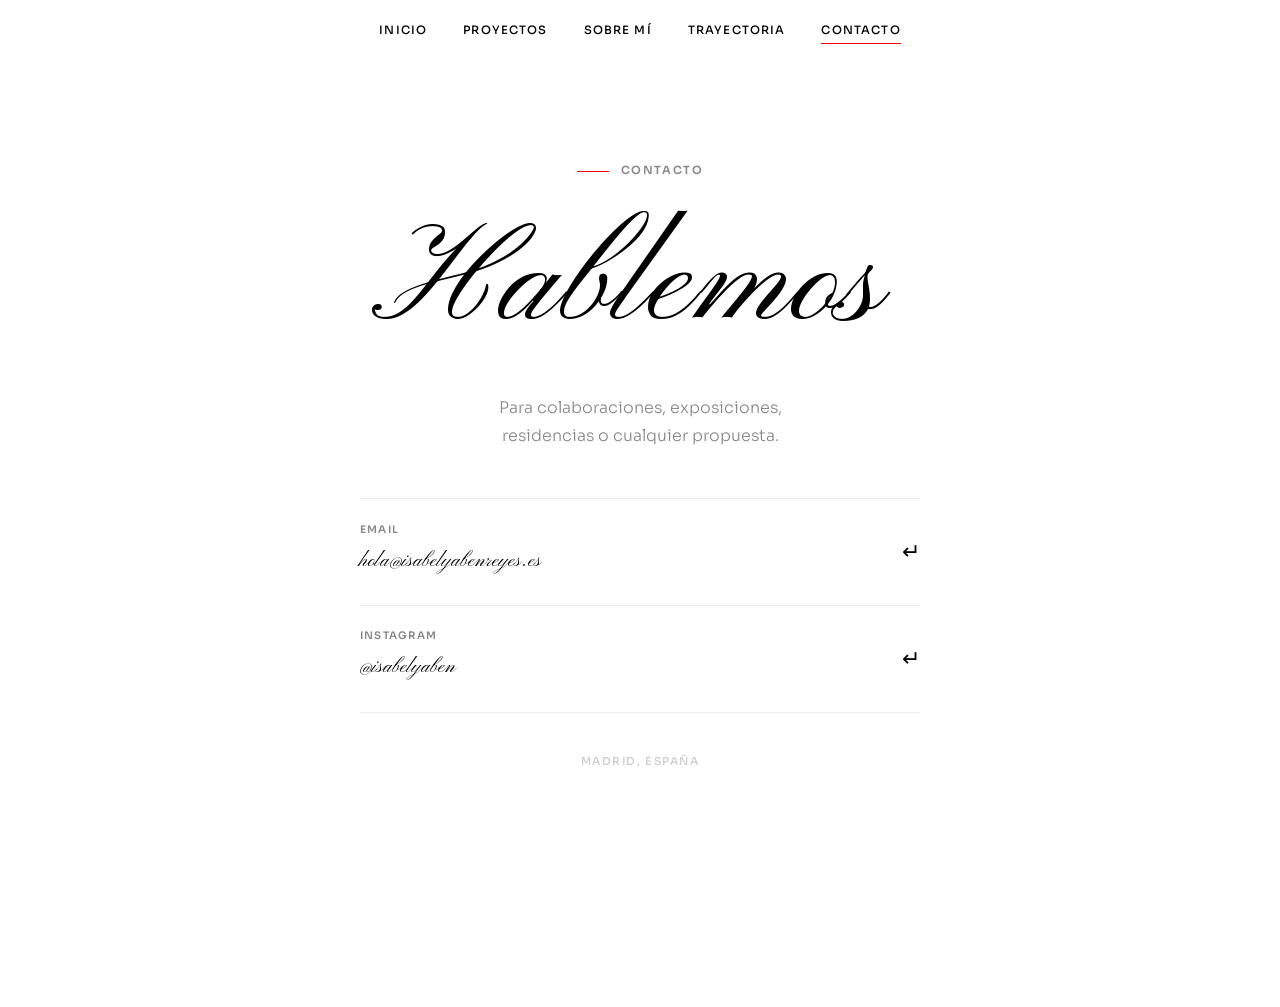
<file: contact.html>
<!DOCTYPE html>
<html lang="es">
<head>
  <meta charset="UTF-8" />
  <meta name="viewport" content="width=device-width, initial-scale=1.0" />
  <title>Contacto — Conglomerao</title>
  <meta name="description" content="Contacta con Isabel Yaben Reyes. Instagram y email." />
  <link rel="stylesheet" href="base.css" />
  <link rel="stylesheet" href="contact.css" />
</head>
<body>

  <div id="page-transition"></div>

  <header class="navbar" id="navbar">
    <div class="nav-inner">
      <a href="index.html" class="nav-logo">Isabel Yaben Reyes</a>

        <nav class="nav-links" id="nav-links" role="navigation" aria-label="Navegación principal">
          <a href="index.html"    class="nav-link ">Inicio</a>
          <a href="projects.html" class="nav-link ">Proyectos</a>
          <a href="about.html"    class="nav-link ">Sobre mí</a>
          <a href="timeline.html" class="nav-link ">Trayectoria</a>
          <a href="contact.html"  class="nav-link active">Contacto</a>
        </nav>

        <button class="hamburger" id="hamburger" aria-label="Abrir menú" aria-expanded="false">
          <span class="bar"></span>
          <span class="bar"></span>
          <span class="bar"></span>
        </button>
      </div>
  </header>

  <main class="contact-main">
    <div class="contact-inner">

      <div class="contact-eyebrow reveal">
        <span class="eyebrow-line"></span>
        <span class="eyebrow-label">Contacto</span>
      </div>

      <h1 class="contact-title reveal reveal-d1">Hablemos</h1>

      <p class="contact-tagline reveal reveal-d2">
        Para colaboraciones, exposiciones,<br>residencias o cualquier propuesta.
      </p>

      <div class="contact-links reveal reveal-d3">

        <a href="mailto:hola@isabelyabenreyes.es" class="contact-item" aria-label="Enviar email">
          <div class="contact-item-left">
            <span class="contact-item-label">Email</span>
            <span class="contact-item-value">hola@isabelyabenreyes.es</span>
          </div>
          <span class="contact-item-arrow" aria-hidden="true"> ↵</span>
        </a>

        <a href="https://instagram.com/isabelyaben" target="_blank" rel="noopener noreferrer" class="contact-item" aria-label="Instagram de Conglomerao">
          <div class="contact-item-left">
            <span class="contact-item-label">Instagram</span>
            <span class="contact-item-value">@isabelyaben</span>
          </div>
          <span class="contact-item-arrow" aria-hidden="true"> ↵</span>
        </a>

      </div>

      <p class="contact-location reveal">Madrid, España</p>

    </div>
  </main>

  <footer class="site-footer">
    <div class="footer-inner">
      <span class="footer-logo">Isabel Yaben Reyes</span>
      <p class="footer-copy">© 2024. Madrid, España.</p>
      <a href="index.html" class="footer-back"> Inicio</a>
    </div>
  </footer>

  <script src="shared.js"></script>
</body>
</html>
</file>
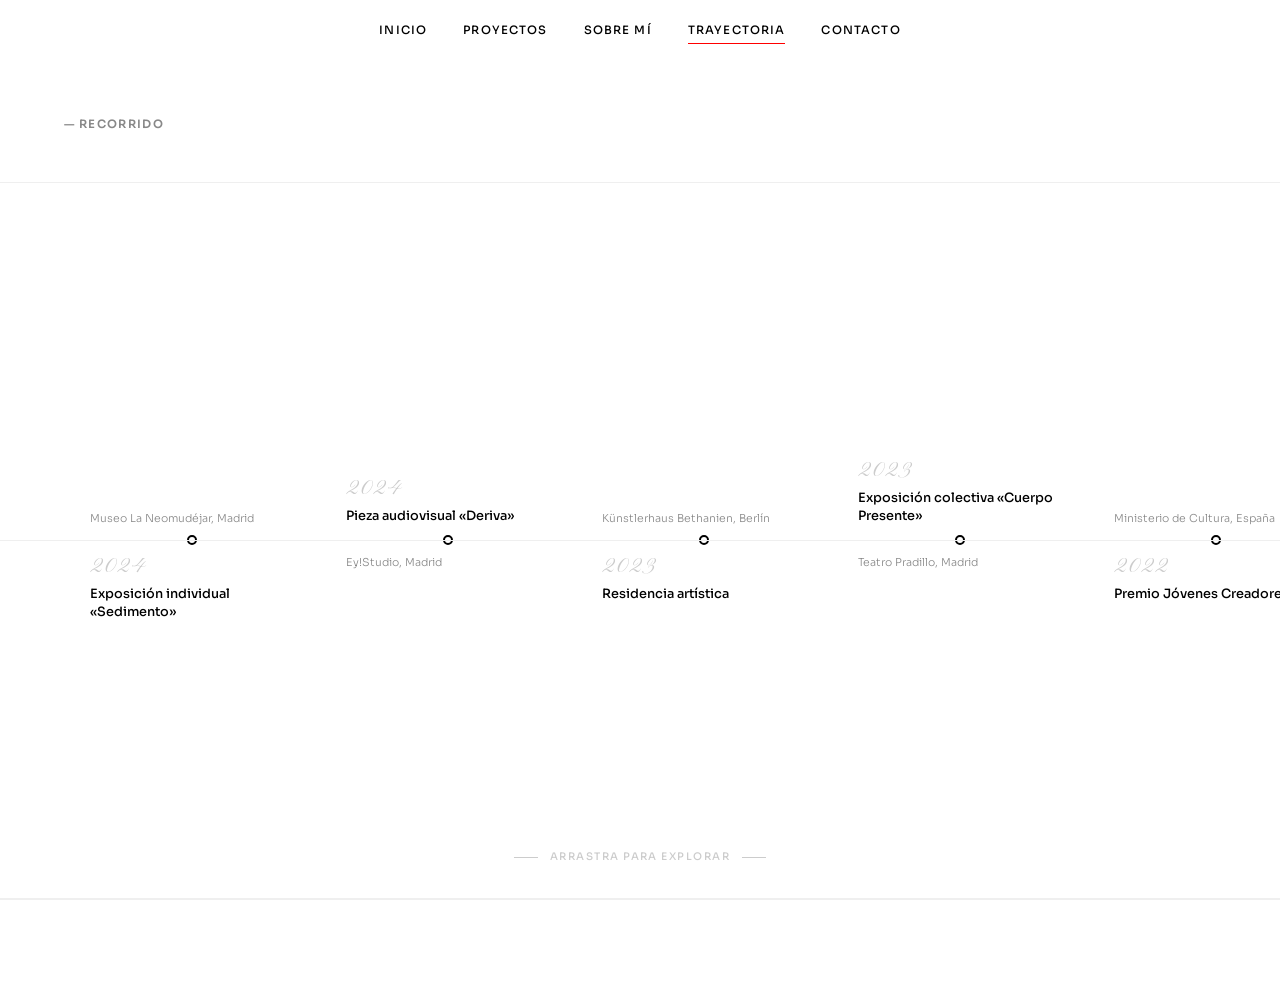
<file: timeline.html>
<!DOCTYPE html>
<html lang="es">
<head>
  <meta charset="UTF-8" />
  <meta name="viewport" content="width=device-width, initial-scale=1.0" />
  <title>Trayectoria — Conglomerao</title>
  <meta name="description" content="Trayectoria artística de Isabel Yaben Reyes." />
  <link rel="stylesheet" href="base.css" />
  <link rel="stylesheet" href="timeline.css" />
</head>
<body>

  <div id="page-transition"></div>

  <header class="navbar" id="navbar">
    <div class="nav-inner">
      <a href="index.html" class="nav-logo">Isabel Yaben Reyes</a>

        <nav class="nav-links" id="nav-links" role="navigation" aria-label="Navegación principal">
          <a href="index.html"    class="nav-link ">Inicio</a>
          <a href="projects.html" class="nav-link ">Proyectos</a>
          <a href="about.html"    class="nav-link ">Sobre mí</a>
          <a href="timeline.html" class="nav-link active">Trayectoria</a>
          <a href="contact.html"  class="nav-link ">Contacto</a>
        </nav>

        <button class="hamburger" id="hamburger" aria-label="Abrir menú" aria-expanded="false">
          <span class="bar"></span>
          <span class="bar"></span>
          <span class="bar"></span>
        </button>
      </div>
  </header>

  <main class="timeline-main">

    <div class="timeline-page-header">
      <span class="section-label">— Recorrido</span>
    </div>

    <div class="timeline-scroll-wrap" id="timeline-scroll-wrap">

      <div class="drag-hint" id="drag-hint" aria-hidden="true">
        <span class="drag-hint-line"></span>
        <span class="drag-hint-text">Arrastra para explorar</span>
        <span class="drag-hint-line"></span>
      </div>

      <div class="timeline-track" id="timeline-track">
        <div class="timeline-spacer"></div>

        <div class="timeline-entry">
          <div class="entry-top"><div class="entry-year">2024</div><h2 class="entry-name">Exposición individual «Sedimento»</h2></div>
          <div class="entry-dot" aria-hidden="true"></div>
          <div class="entry-bottom"><p class="entry-place">Museo La Neomudéjar, Madrid</p></div>
        </div>

        <div class="timeline-entry">
          <div class="entry-top"><div class="entry-year">2024</div><h2 class="entry-name">Pieza audiovisual «Deriva»</h2></div>
          <div class="entry-dot" aria-hidden="true"></div>
          <div class="entry-bottom"><p class="entry-place">Ey!Studio, Madrid</p></div>
        </div>

        <div class="timeline-entry">
          <div class="entry-top"><div class="entry-year">2023</div><h2 class="entry-name">Residencia artística</h2></div>
          <div class="entry-dot" aria-hidden="true"></div>
          <div class="entry-bottom"><p class="entry-place">Künstlerhaus Bethanien, Berlín</p></div>
        </div>

        <div class="timeline-entry">
          <div class="entry-top"><div class="entry-year">2023</div><h2 class="entry-name">Exposición colectiva «Cuerpo Presente»</h2></div>
          <div class="entry-dot" aria-hidden="true"></div>
          <div class="entry-bottom"><p class="entry-place">Teatro Pradillo, Madrid</p></div>
        </div>

        <div class="timeline-entry">
          <div class="entry-top"><div class="entry-year">2022</div><h2 class="entry-name">Premio Jóvenes Creadores</h2></div>
          <div class="entry-dot" aria-hidden="true"></div>
          <div class="entry-bottom"><p class="entry-place">Ministerio de Cultura, España</p></div>
        </div>

        <div class="timeline-entry">
          <div class="entry-top"><div class="entry-year">2022</div><h2 class="entry-name">Performance «Umbral»</h2></div>
          <div class="entry-dot" aria-hidden="true"></div>
          <div class="entry-bottom"><p class="entry-place">Centro Coreográfico Canal, Madrid</p></div>
        </div>

        <div class="timeline-entry">
          <div class="entry-top"><div class="entry-year">2021</div><h2 class="entry-name">Residencia en Lisboa</h2></div>
          <div class="entry-dot" aria-hidden="true"></div>
          <div class="entry-bottom"><p class="entry-place">Zaratan Arte Contemporânea, Lisboa</p></div>
        </div>

        <div class="timeline-entry">
          <div class="entry-top"><div class="entry-year">2021</div><h2 class="entry-name">Videoarte «Frontera»</h2></div>
          <div class="entry-dot" aria-hidden="true"></div>
          <div class="entry-bottom"><p class="entry-place">Al Descubierto Physical Theatre, Madrid</p></div>
        </div>

        <div class="timeline-entry">
          <div class="entry-top"><div class="entry-year">2020</div><h2 class="entry-name">Exposición «Ruido Blanco»</h2></div>
          <div class="entry-dot" aria-hidden="true"></div>
          <div class="entry-bottom"><p class="entry-place">Fundación Antoni Tàpies, Barcelona</p></div>
        </div>

        <div class="timeline-entry">
          <div class="entry-top"><div class="entry-year">2019</div><h2 class="entry-name">Colaboración con Angiola Bonanni</h2></div>
          <div class="entry-dot" aria-hidden="true"></div>
          <div class="entry-bottom"><p class="entry-place">Ey!Studio, Madrid</p></div>
        </div>

        <div class="timeline-entry">
          <div class="entry-top"><div class="entry-year">2019</div><h2 class="entry-name">Instalación sonora «Masa»</h2></div>
          <div class="entry-dot" aria-hidden="true"></div>
          <div class="entry-bottom"><p class="entry-place">Museo La Neomudéjar, Madrid</p></div>
        </div>

        <div class="timeline-entry">
          <div class="entry-top"><div class="entry-year">2018</div><h2 class="entry-name">Máster en Arte Contemporáneo</h2></div>
          <div class="entry-dot" aria-hidden="true"></div>
          <div class="entry-bottom"><p class="entry-place">Escola Massana, Barcelona</p></div>
        </div>

        <div class="timeline-entry">
          <div class="entry-top"><div class="entry-year">2015</div><h2 class="entry-name">Graduada en Bellas Artes</h2></div>
          <div class="entry-dot" aria-hidden="true"></div>
          <div class="entry-bottom"><p class="entry-place">Universidad de Barcelona</p></div>
        </div>

        <div class="timeline-spacer"></div>
      </div>

      <div class="timeline-line" aria-hidden="true"></div>
    </div>

    <div class="timeline-progress" aria-hidden="true">
      <div class="timeline-progress-fill" id="timeline-progress-fill"></div>
    </div>

  </main>

   <footer class="site-footer">
    <div class="footer-inner">
      <span class="footer-logo">Isabel Yaben Reyes</span>
      <p class="footer-copy">© 2024. Madrid, España.</p>
      <a href="index.html" class="footer-back"> Inicio</a>
    </div>
  </footer>

  <script src="shared.js"></script>
  <script src="timeline.js"></script>
</body>
</html>
</file>
<file: base.css>
/* ============================================================
   CONGLOMERAO — base.css
   Shared styles: tokens, reset, navbar, footer, page transitions
   ============================================================ */

/* ---------- GOOGLE FONTS ---------- */
@import url('https://fonts.googleapis.com/css2?family=Kapakana:wght@300..400&display=swap');
@import url('https://fonts.googleapis.com/css2?family=Sora:wght@300;400;500;600&display=swap');

/* ---------- CSS VARIABLES ---------- */
:root {
  --white:   #FFFFFF;
  --black:   #000000;
  --red:     #FF0000;
  --gray-50: #F7F7F7;
  --gray-100:#EFEFEF;
  --gray-300:#CCCCCC;
  --gray-500:#888888;

  --font-display: "Kapakana", cursive;
  --font-body:    'Sora', sans-serif;

  --ls-display: 0;

  --nav-h: 64px;
  --gutter: clamp(1.25rem, 5vw, 4rem);
  --max-w:  1280px;

  --ease-expo: cubic-bezier(0.19, 1, 0.22, 1);
  --ease-in-out: cubic-bezier(0.77, 0, 0.175, 1);
}

/* ---------- RESET ---------- */
*, *::before, *::after { box-sizing: border-box; margin: 0; padding: 0; }

html {
  font-size: 16px;
  scroll-behavior: smooth;
  -webkit-text-size-adjust: 100%;
}

body {
  font-family: var(--font-body);
  background: var(--white);
  color: var(--black);
  line-height: 1.6;
  overflow-x: hidden;
  -webkit-font-smoothing: antialiased;
  /* Start hidden for page-in transition */
  opacity: 0;
}

body.page-visible { opacity: 1; }

img { display: block; max-width: 100%; height: 100%; object-fit: cover; }
a   { color: inherit; text-decoration: none; }
button { font-family: var(--font-body); cursor: pointer; border: none; background: none; }
ul, ol { list-style: none; }

/* ============================================================
   PAGE TRANSITION OVERLAY
   ============================================================ */
#page-transition {
  position: fixed;
  inset: 0;
  background: var(--white);
  z-index: 9999;
  pointer-events: none;
  transform: translateY(100%);
}

/* Transition states */
#page-transition.slide-in  {
  animation: ptSlideIn  .55s var(--ease-in-out) forwards;
}
#page-transition.slide-out {
  animation: ptSlideOut .55s var(--ease-in-out) forwards;
}

@keyframes ptSlideIn {
  from { transform: translateY(100%); }
  to   { transform: translateY(0%);   }
}
@keyframes ptSlideOut {
  from { transform: translateY(0%);   }
  to   { transform: translateY(-100%); }
}

/* Body fade in after transition */
body {
  transition: opacity .35s ease;
}

/* ============================================================
   NAVBAR
   Fondo blanco + letras negras por defecto en todas las paginas.
   Al hacer scroll añade borde inferior sutil.
   ============================================================ */
.navbar {
  position: fixed;
  top: 0; left: 0; right: 0;
  height: var(--nav-h);
  z-index: 1000;
  display: flex;
  align-items: center;
  padding: 0 var(--gutter);
  background: var(--white);
  border-bottom: 1px solid transparent;
  transition: border-color .3s ease, box-shadow .3s ease;
}

.navbar.scrolled {
  border-bottom-color: var(--gray-100);
  box-shadow: 0 1px 12px rgba(0,0,0,0.06);
}

/* Texto negro por defecto — aplica a todas las paginas */
.nav-logo { color: var(--black); }
.nav-link  { color: var(--black); }
.bar       { background: var(--black); }

/* Excepcion: hero oscuro */
.navbar--light-text .nav-logo { color: var(--white); }
.navbar--light-text .nav-link { color: var(--white); }
.navbar--light-text .bar      { background: var(--white); }

.nav-inner {
  width: 100%;
  max-width: var(--max-w);
  margin: 0 auto;
  display: flex;
  align-items: center;
  justify-content: center;
  position: relative;
}

/* Logo — hidden on desktop, shown on mobile */
.nav-logo {
  font-family: var(--font-display);
  font-optical-sizing: auto;
  font-weight: 400;
  font-style: normal;
  font-size: 1.2rem;
  letter-spacing: var(--ls-display);
  color: inherit;
  white-space: nowrap;
  transition: opacity .2s;
  display: none; /* hidden desktop */
}
.nav-logo:hover { opacity: .7; }

/* Links — centrados en desktop */
.nav-links {
  display: flex;
  align-items: center;
  gap: 2.25rem;
}

.nav-link {
  font-size: 0.72rem;
  font-weight: 500;
  letter-spacing: 0.1em;
  text-transform: uppercase;
  color: inherit;
  position: relative;
  padding-bottom: 2px;
  transition: opacity .25s;
}

.nav-link::after {
  content: '';
  position: absolute;
  bottom: -2px; left: 0;
  width: 0; height: 1px;
  background: var(--red);
  transition: width .35s var(--ease-expo);
}

.nav-link:hover::after,
.nav-link.active::after { width: 100%; }

/* Hamburger — absolute right so it doesn't affect centering */
.hamburger {
  display: none;
  flex-direction: column;
  gap: 5px;
  width: 32px;
  padding: 4px;
  position: absolute;
  right: 0;
}

.bar {
  display: block;
  width: 100%;
  height: 1.5px;
  background: var(--black); /* default negro, sobreescrito por las clases */
  transition: transform .35s var(--ease-expo), opacity .2s;
  transform-origin: center;
}

.hamburger.open .bar:nth-child(1) { transform: translateY(6.5px) rotate(45deg); }
.hamburger.open .bar:nth-child(2) { opacity: 0; }
.hamburger.open .bar:nth-child(3) { transform: translateY(-6.5px) rotate(-45deg); }

/* Mobile nav */
@media (max-width: 768px) {
  .hamburger {
    display: flex;
    position: absolute;
    right: 0;
  }

  /* Logo visible on mobile — left side */
  .nav-logo {
    display: block;
    position: absolute;
    left: 0;
    font-size: 1rem;
  }

  .nav-inner {
    justify-content: center;
  }

  .nav-links {
    position: fixed;
    inset: var(--nav-h) 0 0 0;
    background: var(--white);
    border-top: 1px solid var(--gray-100);
    flex-direction: column;
    justify-content: center;
    gap: 0;
    pointer-events: none;
    opacity: 0;
    transform: translateY(-8px);
    transition: opacity .4s var(--ease-expo), transform .4s var(--ease-expo);
  }

  .nav-links.open {
    pointer-events: all;
    opacity: 1;
    transform: translateY(0);
  }

  .nav-link {
    font-size: 1.4rem;
    letter-spacing: 0.03em;
    text-transform: none;
    font-weight: 300;
    padding: 1.1rem var(--gutter);
    border-bottom: 1px solid var(--gray-100);
    width: 100%;
    color: var(--black);
  }
}

/* ============================================================
   FOOTER
   ============================================================ */
.site-footer {
  border-top: 1px solid var(--gray-100);
  padding: 2.5rem var(--gutter);
}

.footer-inner {
  max-width: var(--max-w);
  margin: 0 auto;
  display: flex;
  align-items: center;
  justify-content: space-between;
  flex-wrap: wrap;
  gap: 1rem;
}

.footer-logo {
  font-family: var(--font-display);
  font-optical-sizing: auto;
  font-weight: 400;
  font-size: 1rem;
  letter-spacing: var(--ls-display);
  color: var(--red);
}

.footer-copy {
  font-size: 0.7rem;
  font-weight: 300;
  color: var(--gray-500);
}

.footer-back {
  font-size: 0.7rem;
  font-weight: 600;
  letter-spacing: 0.08em;
  text-transform: uppercase;
  transition: color .25s;
}
.footer-back:hover { color: var(--red); }

/* ============================================================
   SHARED SECTION UTILITIES
   ============================================================ */
.section {
  padding: clamp(5rem, 10vw, 9rem) var(--gutter);
  max-width: var(--max-w);
  margin: 0 auto;
}

.section-label {
  display: inline-block;
  font-size: 0.72rem;
  font-weight: 600;
  letter-spacing: 0.12em;
  text-transform: uppercase;
  color: var(--gray-500);
  margin-bottom: .6rem;
}

.section-title {
  font-family: var(--font-display);
  font-optical-sizing: auto;
  font-weight: 400;
  font-size: clamp(2.8rem, 6vw, 5.5rem);
  letter-spacing: var(--ls-display);
  line-height: .95;
}

/* ============================================================
   SCROLL REVEAL
   ============================================================ */
.reveal {
  opacity: 0;
  transform: translateY(24px);
  transition: opacity .7s var(--ease-expo), transform .7s var(--ease-expo);
}
.reveal.revealed { opacity: 1; transform: none; }
.reveal-d1 { transition-delay: .1s; }
.reveal-d2 { transition-delay: .2s; }
.reveal-d3 { transition-delay: .3s; }
</file>
<file: contact.css>
/* ============================================================
   CONGLOMERAO — contact.css
   Centrado vertical y horizontal, sin imagen
   ============================================================ */

.contact-main {
  min-height: 100svh;
  display: flex;
  align-items: center;
  justify-content: center;
  padding: calc(var(--nav-h) + 3rem) var(--gutter) 5rem;
}

.contact-inner {
  width: 100%;
  max-width: 560px;
  display: flex;
  flex-direction: column;
  align-items: center;
  text-align: center;
}

/* ---- Eyebrow ---- */
.contact-eyebrow {
  display: flex;
  align-items: center;
  gap: 0.75rem;
  margin-bottom: 1.75rem;
}

.eyebrow-line {
  display: block;
  width: 32px;
  height: 1px;
  background: var(--red);
  flex-shrink: 0;
}

.eyebrow-label {
  font-size: 0.7rem;
  font-weight: 600;
  letter-spacing: 0.14em;
  text-transform: uppercase;
  color: var(--gray-500);
}

/* ---- Title ---- */
.contact-title {
  font-family: var(--font-display);
  font-optical-sizing: auto;
  font-weight: 400;
  font-size: clamp(4rem, 14vw, 11rem);
  letter-spacing: var(--ls-display);
  line-height: 0.9;
  margin-bottom: 1.75rem;
  color: var(--black);
}

/* ---- Tagline ---- */
.contact-tagline {
  font-size: clamp(0.88rem, 1.5vw, 1rem);
  font-weight: 300;
  line-height: 1.75;
  color: var(--gray-500);
  margin-bottom: 3rem;
}

/* ---- Contact links ---- */
.contact-links {
  width: 100%;
  display: flex;
  flex-direction: column;
  border-top: 1px solid var(--gray-100);
  margin-bottom: 2.5rem;
}

.contact-item {
  display: flex;
  align-items: center;
  justify-content: space-between;
  padding: 1.4rem 0;
  border-bottom: 1px solid var(--gray-100);
  text-align: left;
  transition: padding-left .4s var(--ease-expo);
}

.contact-item:hover { padding-left: 0.6rem; }

.contact-item-left {
  display: flex;
  flex-direction: column;
  gap: 0.2rem;
}

.contact-item-label {
  font-size: 0.65rem;
  font-weight: 600;
  letter-spacing: 0.12em;
  text-transform: uppercase;
  color: var(--gray-500);
  transition: color .25s;
}

.contact-item:hover .contact-item-label { color: var(--red); }

.contact-item-value {
  font-family: var(--font-display);
  font-optical-sizing: auto;
  font-weight: 400;
  font-size: clamp(1.1rem, 2.5vw, 1.6rem);
  letter-spacing: var(--ls-display);
  color: var(--black);
  transition: color .25s;
}

.contact-item:hover .contact-item-value { color: var(--red); }

.contact-item-arrow {
  font-size: 1.4rem;
  color: var(--black);
  transition: transform .35s var(--ease-expo), color .25s;
  flex-shrink: 0;
}

.contact-item:hover .contact-item-arrow {
  transform: translate(4px, -4px);
  color: var(--red);
}

/* ---- Location ---- */
.contact-location {
  font-size: 0.68rem;
  font-weight: 500;
  letter-spacing: 0.14em;
  text-transform: uppercase;
  color: var(--gray-300);
}
</file>
<file: timeline.css>
/* ============================================================
   CONGLOMERAO — timeline.css
   ============================================================ */

.timeline-main {
  display: flex;
  flex-direction: column;
  height: 100svh;
  overflow: hidden;
  padding-top: var(--nav-h);
}

/* ---- Page header ---- */
.timeline-page-header {
  padding: clamp(2rem, 4vw, 3.5rem) var(--gutter) clamp(1.5rem, 3vw, 2.5rem);
  flex-shrink: 0;
  display: flex;
  flex-direction: column;
  border-bottom: 1px solid var(--gray-100);
}

.timeline-page-title {
  font-family: var(--font-display);
  font-optical-sizing: auto;
  font-weight: 400;
  font-size: clamp(3rem, 8vw, 7rem);
  letter-spacing: var(--ls-display);
  line-height: 0.95;
}

/* ---- Scroll area ---- */
.timeline-scroll-wrap {
  flex: 1;
  position: relative;
  overflow: hidden;
  cursor: grab;
  user-select: none;
}

.timeline-scroll-wrap.dragging { cursor: grabbing; }

/* ---- Track ---- */
.timeline-track {
  display: flex;
  align-items: stretch;
  height: 100%;
  position: relative;
}

.timeline-spacer {
  width: clamp(2rem, 5vw, 4rem);
  flex-shrink: 0;
}

/* ---- Horizontal spine — exact vertical centre ---- */
.timeline-line {
  position: absolute;
  top: 50%;
  left: 0;
  height: 1px;
  background: var(--gray-100);
  pointer-events: none;
  z-index: 0;
  /* width set by JS to match full track width */
  width: 100%;
}

/* ---- Entry ---- */
.timeline-entry {
  flex-shrink: 0;
  width: clamp(180px, 20vw, 260px);
  position: relative;
  display: flex;
  flex-direction: column;
  /* top half = above-line content, bottom half = below-line content */
}

/* Top half */
.entry-top {
  flex: 1;
  display: flex;
  flex-direction: column;
  justify-content: flex-end;  /* stick to the line */
  padding: 0.5rem clamp(1rem, 2vw, 1.75rem) 0.9rem;
}

/* Dot sits exactly on the line */
.entry-dot {
  width: 10px;
  height: 10px;
  border-radius: 50%;
  background: var(--white);
  border: 2px solid var(--black);
  position: absolute;
  left: 50%;
  top: 50%;
  transform: translate(-50%, -50%);
  transition: background .25s, border-color .25s, transform .3s var(--ease-expo);
  z-index: 2;
  flex-shrink: 0;
}

.timeline-entry:hover .entry-dot {
  background: var(--red);
  border-color: var(--red);
  transform: translate(-50%, -50%) scale(1.6);
}

/* Bottom half */
.entry-bottom {
  flex: 1;
  display: flex;
  flex-direction: column;
  justify-content: flex-start;  /* stick to the line */
  padding: 0.9rem clamp(1rem, 2vw, 1.75rem) 0.5rem;
}

/* Odd entries: year+name on top, place on bottom */
.timeline-entry:nth-child(odd) .entry-top    { order: 1; }
.timeline-entry:nth-child(odd) .entry-dot    { order: 2; }
.timeline-entry:nth-child(odd) .entry-bottom { order: 3; }

/* Even entries: place on top, year+name on bottom */
.timeline-entry:nth-child(even) .entry-top    { order: 3; justify-content: flex-start;  padding-top: 0.9rem; padding-bottom: 0.5rem; }
.timeline-entry:nth-child(even) .entry-bottom { order: 1; justify-content: flex-end;    padding-top: 0.5rem;  padding-bottom: 0.9rem; }
.timeline-entry:nth-child(even) .entry-dot    { order: 2; }

/* ---- Year ---- */
.entry-year {
  font-family: var(--font-display);
  font-optical-sizing: auto;
  font-weight: 400;
  font-size: clamp(1.2rem, 2vw, 1.7rem);
  letter-spacing: var(--ls-display);
  color: var(--gray-300);
  line-height: 1;
  margin-bottom: 0.35rem;
  transition: color .3s;
  white-space: nowrap;
}

.timeline-entry:hover .entry-year { color: var(--black); }

/* ---- Name ---- */
.entry-name {
  font-size: clamp(0.75rem, 1vw, 0.88rem);
  font-weight: 500;
  line-height: 1.4;
  color: var(--black);
  transition: color .25s;
}

.timeline-entry:hover .entry-name { color: var(--red); }

/* ---- Place ---- */
.entry-place {
  font-size: 0.68rem;
  font-weight: 300;
  color: var(--gray-500);
  line-height: 1.4;
}

/* ---- Drag hint ---- */
.drag-hint {
  position: absolute;
  bottom: 2rem;
  left: 50%;
  transform: translateX(-50%);
  display: flex;
  align-items: center;
  gap: 0.75rem;
  z-index: 10;
  pointer-events: none;
  transition: opacity .5s ease;
}

.drag-hint.hidden { opacity: 0; }

.drag-hint-text {
  font-size: 0.65rem;
  font-weight: 500;
  letter-spacing: 0.14em;
  text-transform: uppercase;
  color: var(--gray-300);
  white-space: nowrap;
}

.drag-hint-line {
  display: block;
  width: 24px;
  height: 1px;
  background: var(--gray-300);
  animation: hintPulse 2s ease-in-out infinite;
}
.drag-hint-line:last-child { animation-direction: reverse; }

@keyframes hintPulse {
  0%, 100% { transform: scaleX(1);   opacity: .4; }
  50%       { transform: scaleX(1.6); opacity: 1;  }
}

/* ---- Progress bar ---- */
.timeline-progress {
  height: 2px;
  background: var(--gray-100);
  flex-shrink: 0;
}

.timeline-progress-fill {
  height: 100%;
  width: 0%;
  background: var(--red);
  transition: width .1s linear;
}

/* ============================================================
   MOBILE — vertical layout
   ============================================================ */
@media (max-width: 768px) {

  .timeline-main {
    height: auto;
    overflow: visible;
  }

  .timeline-scroll-wrap {
    overflow: visible;
    cursor: default;
    height: auto;
  }

  .timeline-track {
    flex-direction: column;
    align-items: stretch;
    height: auto;
    padding: 2rem var(--gutter) 3rem;
    gap: 0;
  }

  .timeline-spacer { display: none; }

  /* Vertical spine */
  .timeline-line {
    display: none;
  }

  .timeline-track::before {
    content: '';
    position: absolute;
    left: calc(var(--gutter) + 4px);
    top: 2rem;
    bottom: 3rem;
    width: 1px;
    background: var(--gray-100);
  }

  /* Each entry: horizontal row */
  .timeline-entry {
    width: 100%;
    flex-direction: row;
    align-items: flex-start;
    gap: 1.25rem;
    padding: 1.5rem 0;
    border-bottom: 1px solid var(--gray-100);
  }

  /* Reset odd/even ordering */
  .timeline-entry:nth-child(odd) .entry-top,
  .timeline-entry:nth-child(even) .entry-top    { order: unset; justify-content: flex-start; padding: 0; }
  .timeline-entry:nth-child(odd) .entry-bottom,
  .timeline-entry:nth-child(even) .entry-bottom { order: unset; justify-content: flex-start; padding: 0; }
  .timeline-entry:nth-child(odd) .entry-dot,
  .timeline-entry:nth-child(even) .entry-dot    { order: unset; }

  /* Dot becomes a left marker */
  .entry-dot {
    position: relative;
    top: 0.35rem;
    left: 0;
    transform: none;
    flex-shrink: 0;
    margin-top: 0;
  }

  .timeline-entry:hover .entry-dot {
    transform: scale(1.5);
  }

  /* Top: year */
  .entry-top {
    flex: 0 0 3.5rem;
    padding: 0;
    justify-content: flex-start;
  }

  /* Bottom: name + place */
  .entry-bottom {
    flex: 1;
    padding: 0;
    justify-content: flex-start;
  }

  .entry-name { margin-bottom: 0.2rem; }
}
</file>
